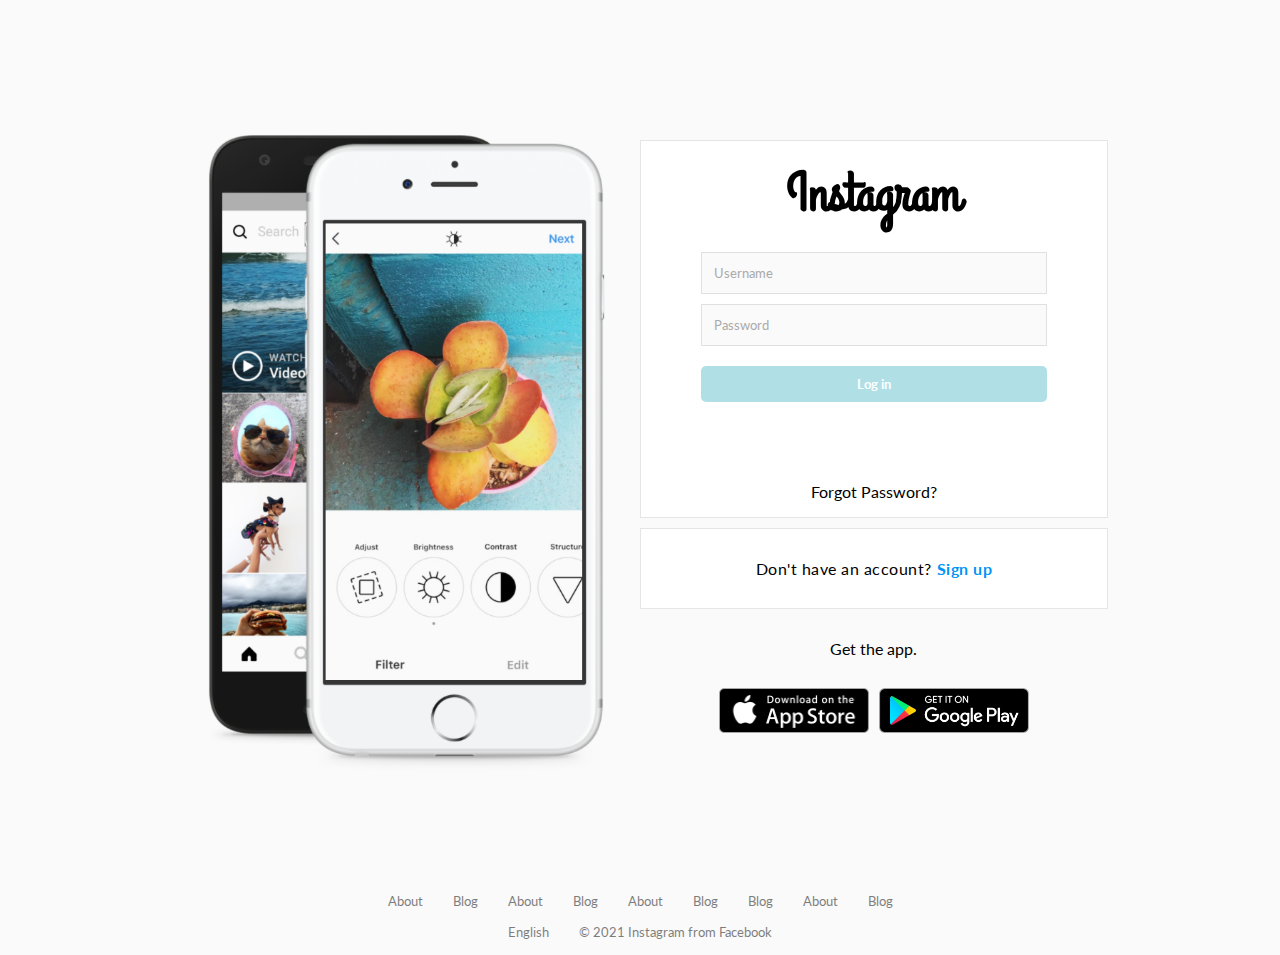
<file: index.html>
<!DOCTYPE html>
<html lang="en" dir="ltr">
  <head>
    <meta charset="utf-8">
    <title>Log in</title>
    <link rel="stylesheet" href="css/index.css">
    <link rel="preconnect" href="https://fonts.gstatic.com">
    <link href="https://fonts.googleapis.com/css2?family=Grand+Hotel&family=Lato:wght@100;300;400;700;900&display=swap" rel="stylesheet">
  </head>
  <body>

    <div class="main">

      <div class="main-content">

        <div class="main-content-1">
          <img src="img/phone.png" alt="">
        </div>
        <div class="main-content-2">

          <div class="form-container">
            <h1>Instagram</h1>
            <form class="" action="index.html" method="post">
              <input type="text" name="" value="" placeholder="Username">
              <input type="password" name="" value="" placeholder="Password">
              <button type="submit" name="button">Log in</button>
            </form>
            <a href="#">Forgot Password?</a>

          </div>

          <div class="signup-text">
            <p>Don't have an account?<a href="">Sign up</a></p>
          </div>

          <p>Get the app.</p>

          <div class="app-container">
            <img src="img/appled.png" alt="">
            <img src="img/gplay.png" alt="">
          </div>

        </div>

      </div>

    </div>


    <footer class="">
      <div class="">
        <a href="#">About</a>
        <a href="#">Blog</a>
        <a href="#">About</a>
        <a href="#">Blog</a>
        <a href="#">About</a>
        <a href="#">Blog</a>
        <a href="#">Blog</a>
        <a href="#">About</a>
        <a href="#">Blog</a>
      </div>
      <div class="">
        <a href="#">English</a>
        <a href="#">© 2021 Instagram from Facebook</a>
      </div>

    </footer>

  </body>
</html>
</file>
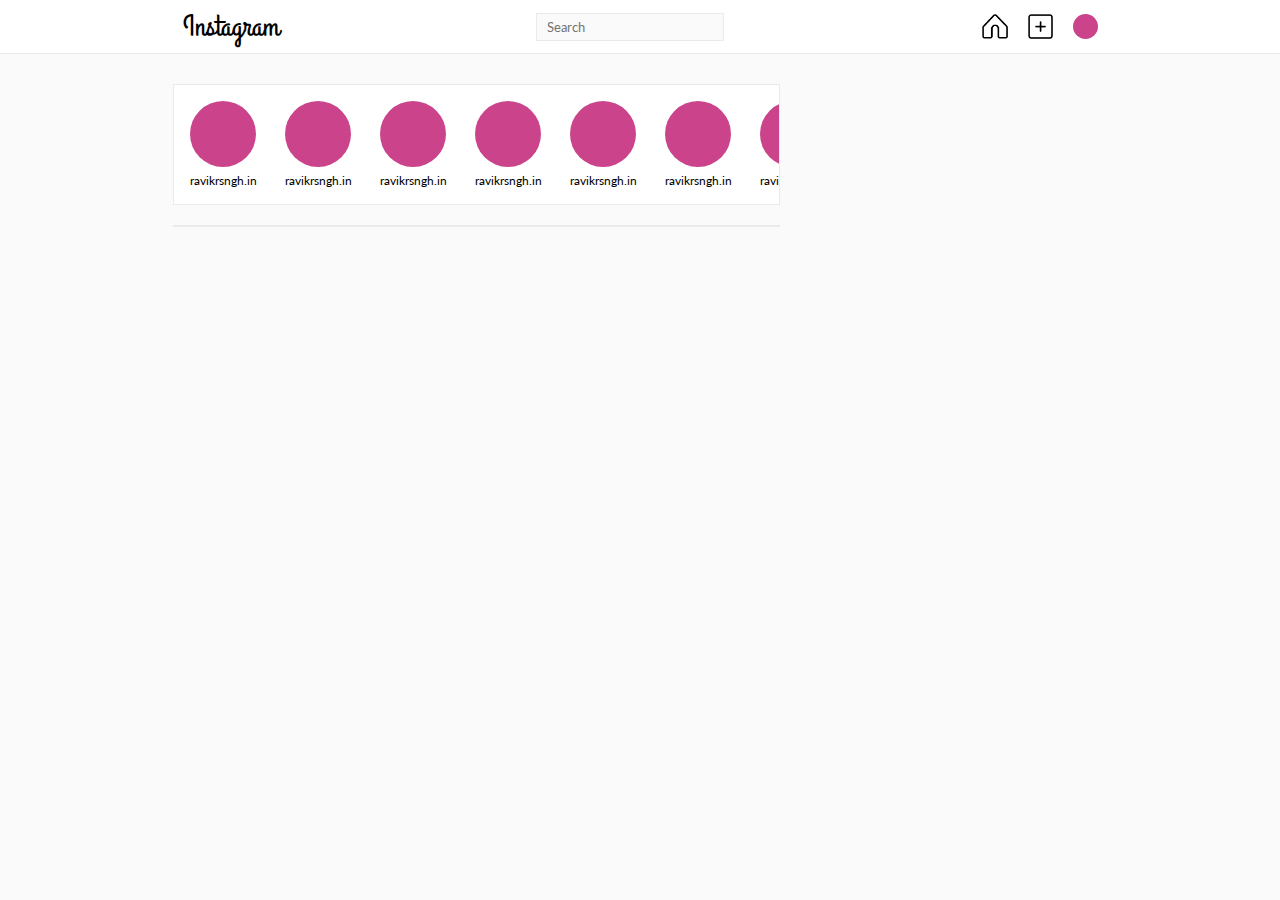
<file: homeTRY.html>
<!DOCTYPE html>
<html lang="en" dir="ltr">
  <head>
    <meta charset="utf-8">
    <title>Instagram</title>
    <link rel="stylesheet" href="css/homet.css">
    <link rel="preconnect" href="https://fonts.gstatic.com">
    <link href="https://fonts.googleapis.com/css2?family=Grand+Hotel&family=Lato:wght@100;300;400;700;900&display=swap" rel="stylesheet">
  </head>
  <body>

    <header>
      <div class="header-box">

        <a href="#">Instagram</a>

        <input type="search" name="" value="" placeholder="Search">
        <div class="header-btns">
          <!-- <a href="home.html"> <img src="img/home.png" alt=""></a> -->
          <button type="button" > <img src="img/home.png" alt=""> </button>
          <button type="button" > <img src="img/add.png" alt=""> </button>
          <button type="button" > <img src="img/profile.png" alt="" id="profile-btn"> </button>
        </div>
      </div>
    </header>


    <section class="main">

      <div class="main-1">

        <div class="stories-container">

          <div class="story">
            <img src="img/profile.png" alt="">
            <p>ravikrsngh.in</p>
          </div>
          <div class="story">
            <img src="img/profile.png" alt="">
            <p>ravikrsngh.in</p>
          </div>
          <div class="story">
            <img src="img/profile.png" alt="">
            <p>ravikrsngh.in</p>
          </div>
          <div class="story">
            <img src="img/profile.png" alt="">
            <p>ravikrsngh.in</p>
          </div>
          <div class="story">
            <img src="img/profile.png" alt="">
            <p>ravikrsngh.in</p>
          </div>
          <div class="story">
            <img src="img/profile.png" alt="">
            <p>ravikrsngh.in</p>
          </div>
          <div class="story">
            <img src="img/profile.png" alt="">
            <p>ravikrsngh.in</p>
          </div>
          <div class="story">
            <img src="img/profile.png" alt="">
            <p>ravikrsngh.in</p>
          </div>
          <div class="story">
            <img src="img/profile.png" alt="">
            <p>ravikrsngh.in</p>
          </div>
          <div class="story">
            <img src="img/profile.png" alt="">
            <p>ravikrsngh.in</p>
          </div>



        </div>

        <div class="post-container">

        </div>


      </div>


      <div class="main-2">

      </div>

    </section>

  </body>
</html>
</file>
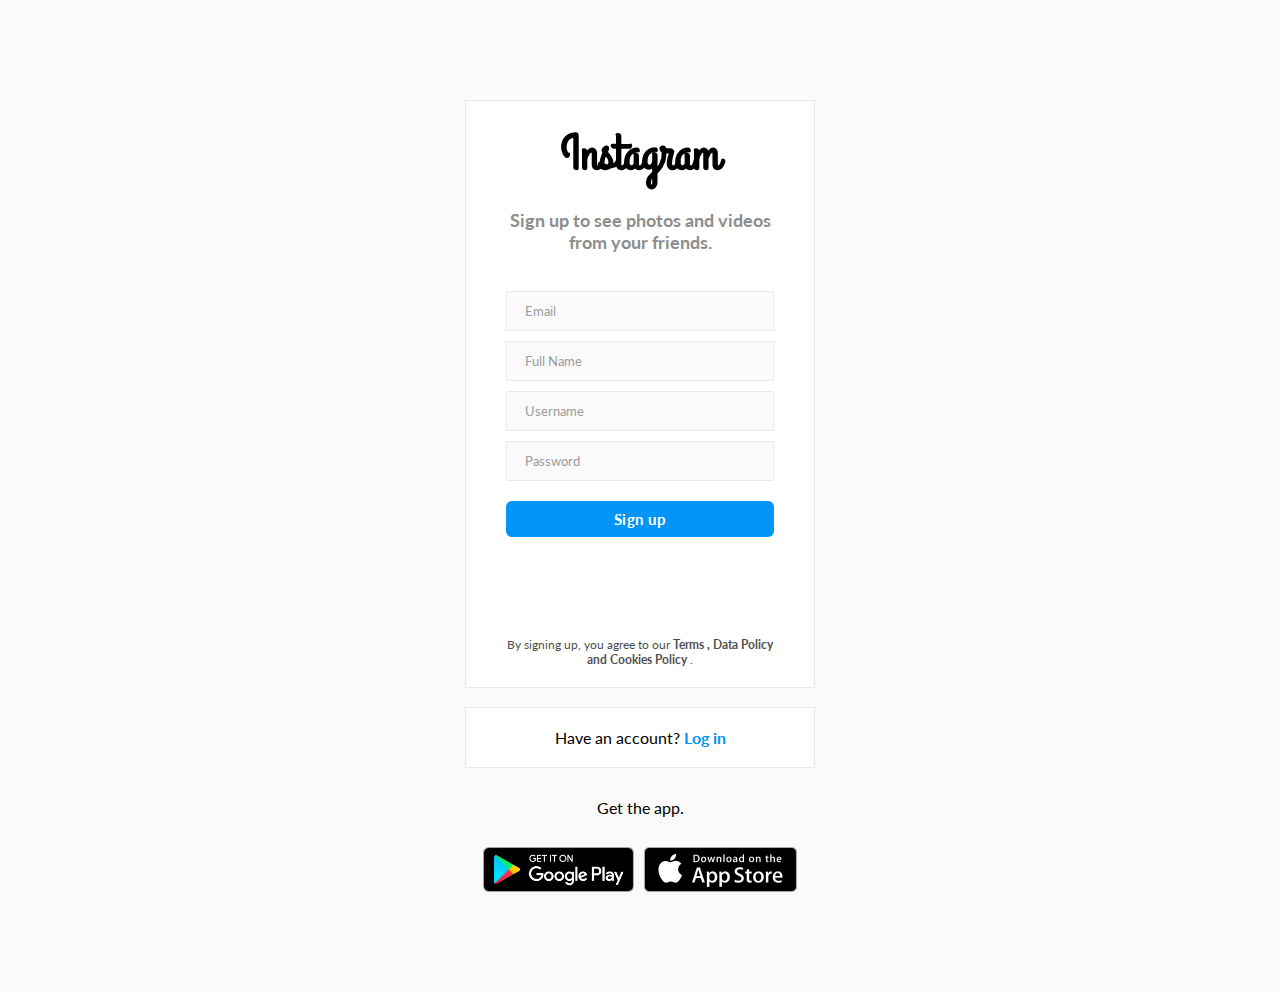
<file: signup.html>
<!DOCTYPE html>
<html lang="en" dir="ltr">
  <head>
    <meta charset="utf-8">
    <title>Index</title>
    <link rel="stylesheet" href="css/signup.css">
    <link rel="preconnect" href="https://fonts.gstatic.com">
    <link href="https://fonts.googleapis.com/css2?family=Grand+Hotel&family=Lato:wght@100;300;400;700;900&display=swap" rel="stylesheet">
    <link rel="preconnect" href="https://fonts.gstatic.com">
    <link href="https://fonts.googleapis.com/css2?family=Open+Sans:wght@600;700;800&family=Roboto:wght@100;300;400;500;700;900&display=swap" rel="stylesheet">
    <script src="https://ajax.googleapis.com/ajax/libs/jquery/3.5.1/jquery.min.js"></script>
    <script src="https://cdnjs.cloudflare.com/ajax/libs/gsap/3.4.0/gsap.min.js"></script>
  </head>
  <body>

    <div class="section-1">

      <div class="section-1-2">

        <div class="login-container">
          <h1>Instagram</h1>
          <p style="text-align:center;font-size:18px;color:#8e8e8e"><strong>Sign up to see photos and videos from your friends.</strong></p>
          <br><br>
          <form class="" action="index.html" method="post">
            <div class="form-input">
              <input type="text" name="username" value="" id="username" placeholder="Email">
            </div>
            <div class="form-input">
              <input type="text" name="username" value="" id="username" placeholder="Full Name">
            </div>
            <div class="form-input">
              <input type="text" name="username" value="" id="username" placeholder="Username">
            </div>
            <div class="form-input">
              <input type="password" name="username" value="" id="username" placeholder="Password">
            </div>
            <button type="submit" name="button">Sign up</button>
          </form>
          <a href="#" style="opacity:0.7;">By signing up, you agree to our <b>Terms , Data Policy and Cookies Policy</b> .</a>
        </div>
        <br>
        <div class="signup-container">
          <p>Have an account? <a href="index.html">Log in</a> </p>
        </div>

        <p id="get-app-text">Get the app.</p>

        <div class="app-container">
          <img src="img/gplay.png" alt="">
          <img src="img/appled.png" alt="">
        </div>

      </div>

    </div>

  </body>
</html>
</file>
<file: css/index.css>
* {
  margin: 0;
  padding: 0;
  box-sizing: border-box;
  font-family: 'Lato', sans-serif;
}
body {
  background-color: #FAFAFA;
}
.b {
  border: 1.5px solid red;
}
a {
  text-decoration: none;
  color: inherit;
}









.main {
  width: 100%;
  height: 100%;
  padding: 100px 0;
}

.main-content {
  width: 100%;
  max-width: 935px;
  display: grid;
  grid-template-columns: 50% 50%;
  margin: 0 auto;
}

.main-content-1 {
  padding: 15px;
}
.main-content-1 img {
  width: 100%;
}





.main-content-2 {
  padding: 40px 0;
  text-align: center;
}
.form-container {
  padding: 16px 60px;
  background-color: white;
  border: 1px solid rgba(0,0,0,0.1);
  margin-bottom: 10px;
}
.form-container h1 {
  font-family: 'Grand Hotel', cursive;
  font-size: 55px;
  text-align: center;
  margin-bottom: 20px;
}
.form-container form {
  margin-bottom: 80px;
}
.form-container input {
  width: 100%;
  padding: 12px;
  background-color: #FAFAFA;
  border: 1px solid rgba(0,0,0,0.1);
  margin-bottom: 10px;
}
::placeholder {
  opacity: 0.6;
}
.form-container button {
  width: 100%;
  margin-top: 10px;
  background-color: powderblue;
  border: none;
  padding: 10px 0;
  border-radius: 5px;
  color: white;
  font-weight: 700;
}
.form-container a {
  width: 100%;
  display: block;
  text-align: center;
}



.signup-text {
  padding: 30px 0px;
  background-color: white;
  border: 1px solid rgba(0,0,0,0.1);
}
.signup-text p {
  text-align: center;
  letter-spacing: 0.5px;
  font-size: 16px;
}
.signup-text a {
  color: #0095F6;
  margin-left: 5px;
  font-weight: 700;
}

.main-content-2 > p {
  margin: 30px 0;
}



.app-container {
  display: flex;
  justify-content: center;
}
.app-container img {
  width: 150px;
  margin:0 5px;
}





footer > div {
  display: flex;
  justify-content: center;
  margin-bottom: 15px;
}
footer a {
  margin: 0 15px;
  font-size: 13px;
  opacity: 0.5;
}
</file>
<file: css/homet.css>
* {
  margin: 0;
  padding: 0;
  box-sizing: border-box;
  font-family: 'Lato', sans-serif;
}
body {
  background-color: #FAFAFA;
}
.b {
  border: 1.5px solid red;
}
a {
  text-decoration: none;
  color: inherit;
}




header {
  width: 100%;
  height: 54px;
  background-color: white;
  border-bottom: 1px solid #eaeaea;
}
.header-box {
  max-width: 935px;
  height: 100%;
  margin: 0 auto;
  display: flex;
  justify-content: space-between;
  align-items: center;
}

.header-box a {
  font-family: 'Grand Hotel',cursive;
  font-size: 30px;
}

.header-box input{
  background-color: #fafafa;
  border: 1px solid #eaeaea;
  padding:5px 10px;
  outline: none;
}
.header-box input:focus {
  outline: 1px solid rgba(0, 0, 0, 0.3);
}

.header-btns {
  display: flex;
  align-items:center;
}

.header-box button {
  background: transparent;
  border: none;
  height: 25px;
  margin: 0 10px;
}
.header-box a {
  margin: 0 10px;
}
.header-box img {
  height: 25px;
}
#profile-btn {
  border-radius: 13px;
}
















.main {
  max-width: 935px;
  margin: 0 auto;
  display: flex;
  justify-content: center;
  margin-top: 30px;
}

.main-1 {
  flex:0 1 65%;
  min-width: 10px;
}
.main-2 {
  flex:0 0 35%;
}


.stories-container {
  width: 100%;
  background-color: white;
  border: 1px solid #EAEAEA;
  padding: 16px 0;
  padding-left: 16px;
  display: flex;
  overflow: auto;
  margin-bottom: 20px;
}
.story {
  flex:0 0 80px;
  overflow: hidden;
  display: flex;
  flex-direction: column;
  justify-content: center;
  margin-right: 15px;
}

.story img {
  width: 66px;
  height: 66px;
  border-radius: 50%;
  margin-bottom: 6px;
}
.story p {
  font-size: 12px;
}










.post-container {
  background-color: white;
  border: 1px solid #EAEAEA;
}
</file>
<file: css/signup.css>
* {
  margin: 0;
  padding: 0;
  box-sizing: border-box;
  position: relative;
  font-family: 'Lato', sans-serif;
}
.b {
  border: 1px solid red;
}
body {
  background-color: #FAFAFA;
}
a {
  text-decoration: none;
  color: inherit;
}



.section-1 {
  max-width: 350px;
  margin: 0 auto;
  padding: 100px 0;
}

.section-1-2 {
  display: flex;
  align-items: center;
  flex-direction: column;
}

.login-container {
  padding: 20px 40px;
  background-color: #ffffff;
  border: 1px solid #EAEAEA;
  width: 100%;
}
.login-container h1 {
  font-family: 'Grand Hotel', cursive;
  font-size: 50px;
  text-align: center;
  margin-bottom: 20PX;
}
.form-input {
  width: 100%;
  display: flex;
  flex-direction: column;
  background-color: #fafafa;
  border: 1px solid #EAEAEA;
  margin-bottom: 10px;
}
.form-input input {
  border: none;
  background:transparent;
  width: 100%;
  height: 38px;
  padding: 8px 18px;

}
.form-input input:focus {
  outline: 1px solid rgba(0,0,0,0.5);
}
.login-container button {
  width: 100%;
  display: block;
  margin-top: 20px;
  text-align: center;
  padding: 9px 9px;
  font-weight: 700;
  color: white;
  letter-spacing: 0.5px;
  border: none;
  background-color: #0095f6;
  border-radius: 6px;
  margin-bottom:100px;
  font-size: 15px;
  font-family: 'Lato', sans-serif;
}
.login-container button:hover {
  cursor: pointer;
}
.login-container a {
  display:block;
  text-align: center;
  font-size: 12px;

}

.signup-container {
  padding: 20px 0px;
  background-color: #ffffff;
  border: 1px solid #EAEAEA;
  width: 100%;
  text-align: center;
}
.signup-container a {
  color: #0095f6;
  font-weight: 700;
}

#get-app-text {
  margin: 30px 0;
}
.app-container {
  display: flex;
  justify-content: center;
  align-items: center;
}
.app-container img {
  height: 45px;
  margin: 0 5px;
}







::placeholder {
  opacity: 0.7;
}
</file>
